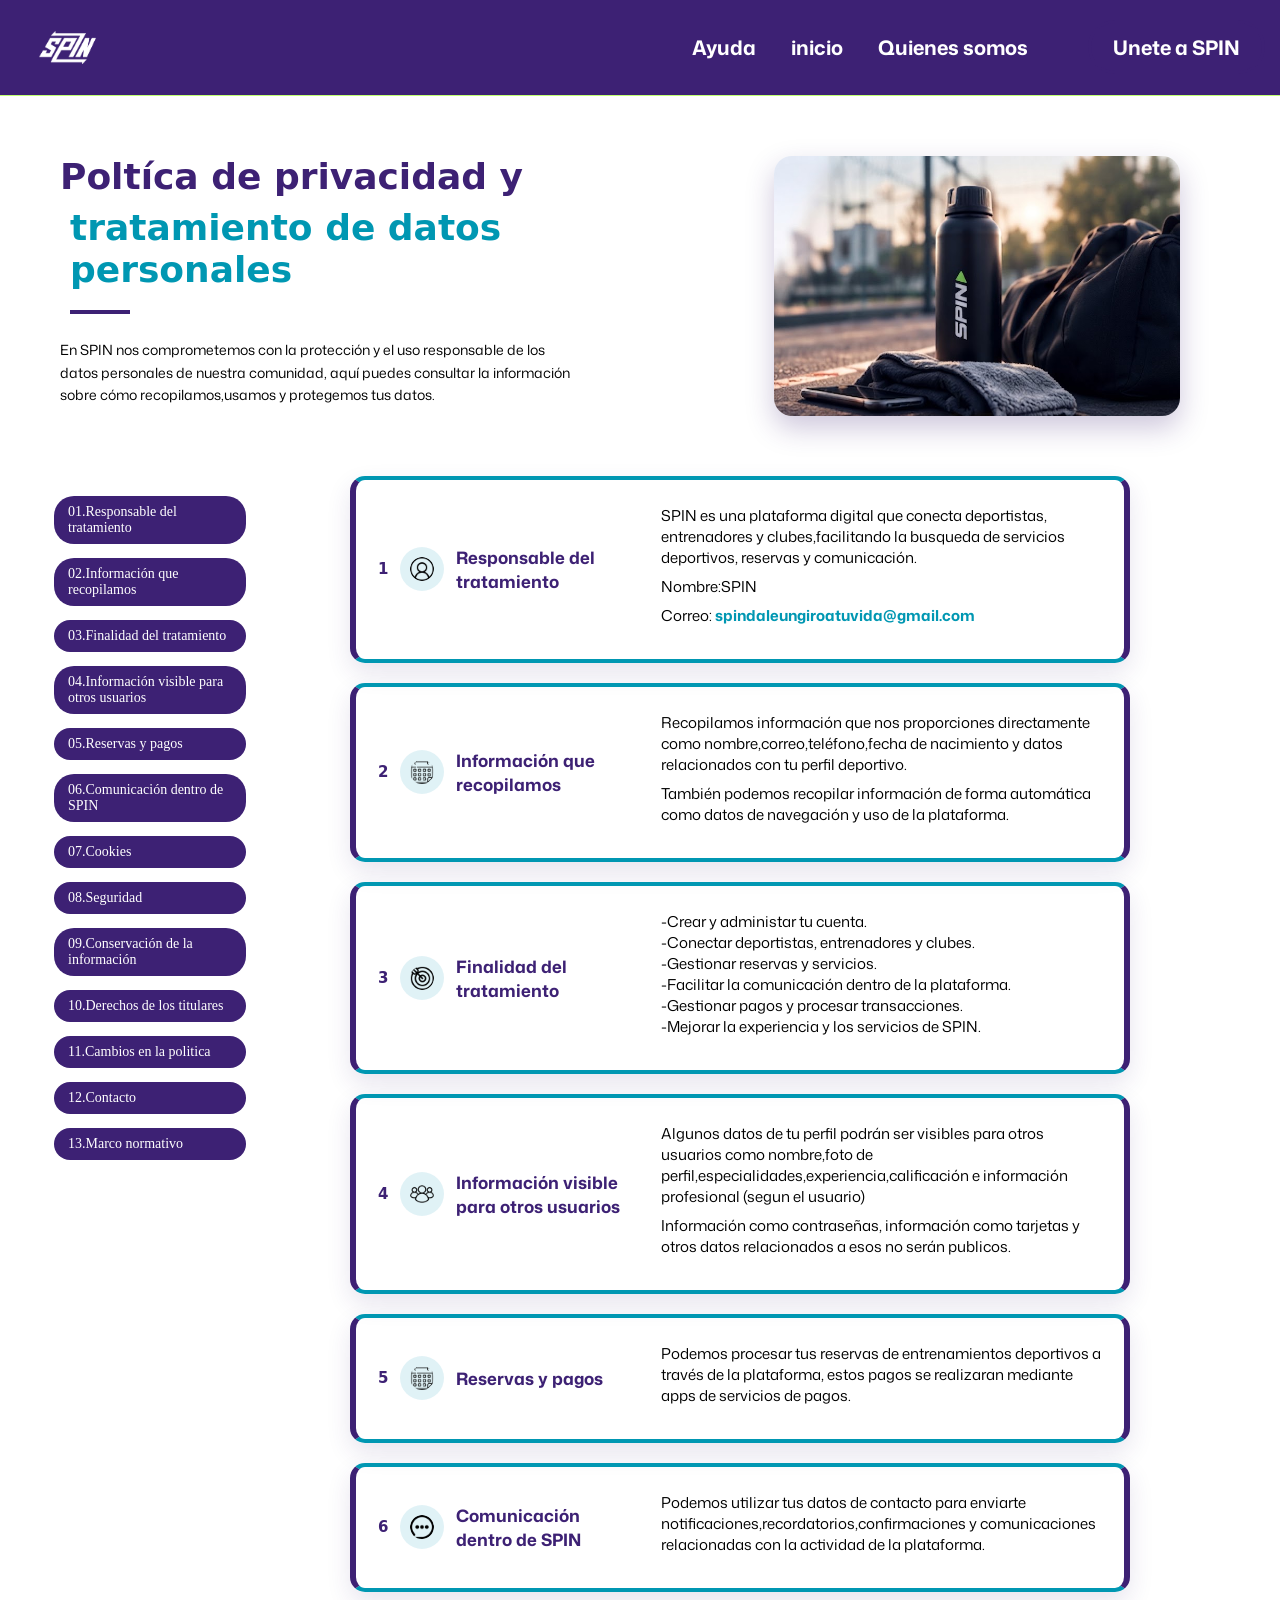
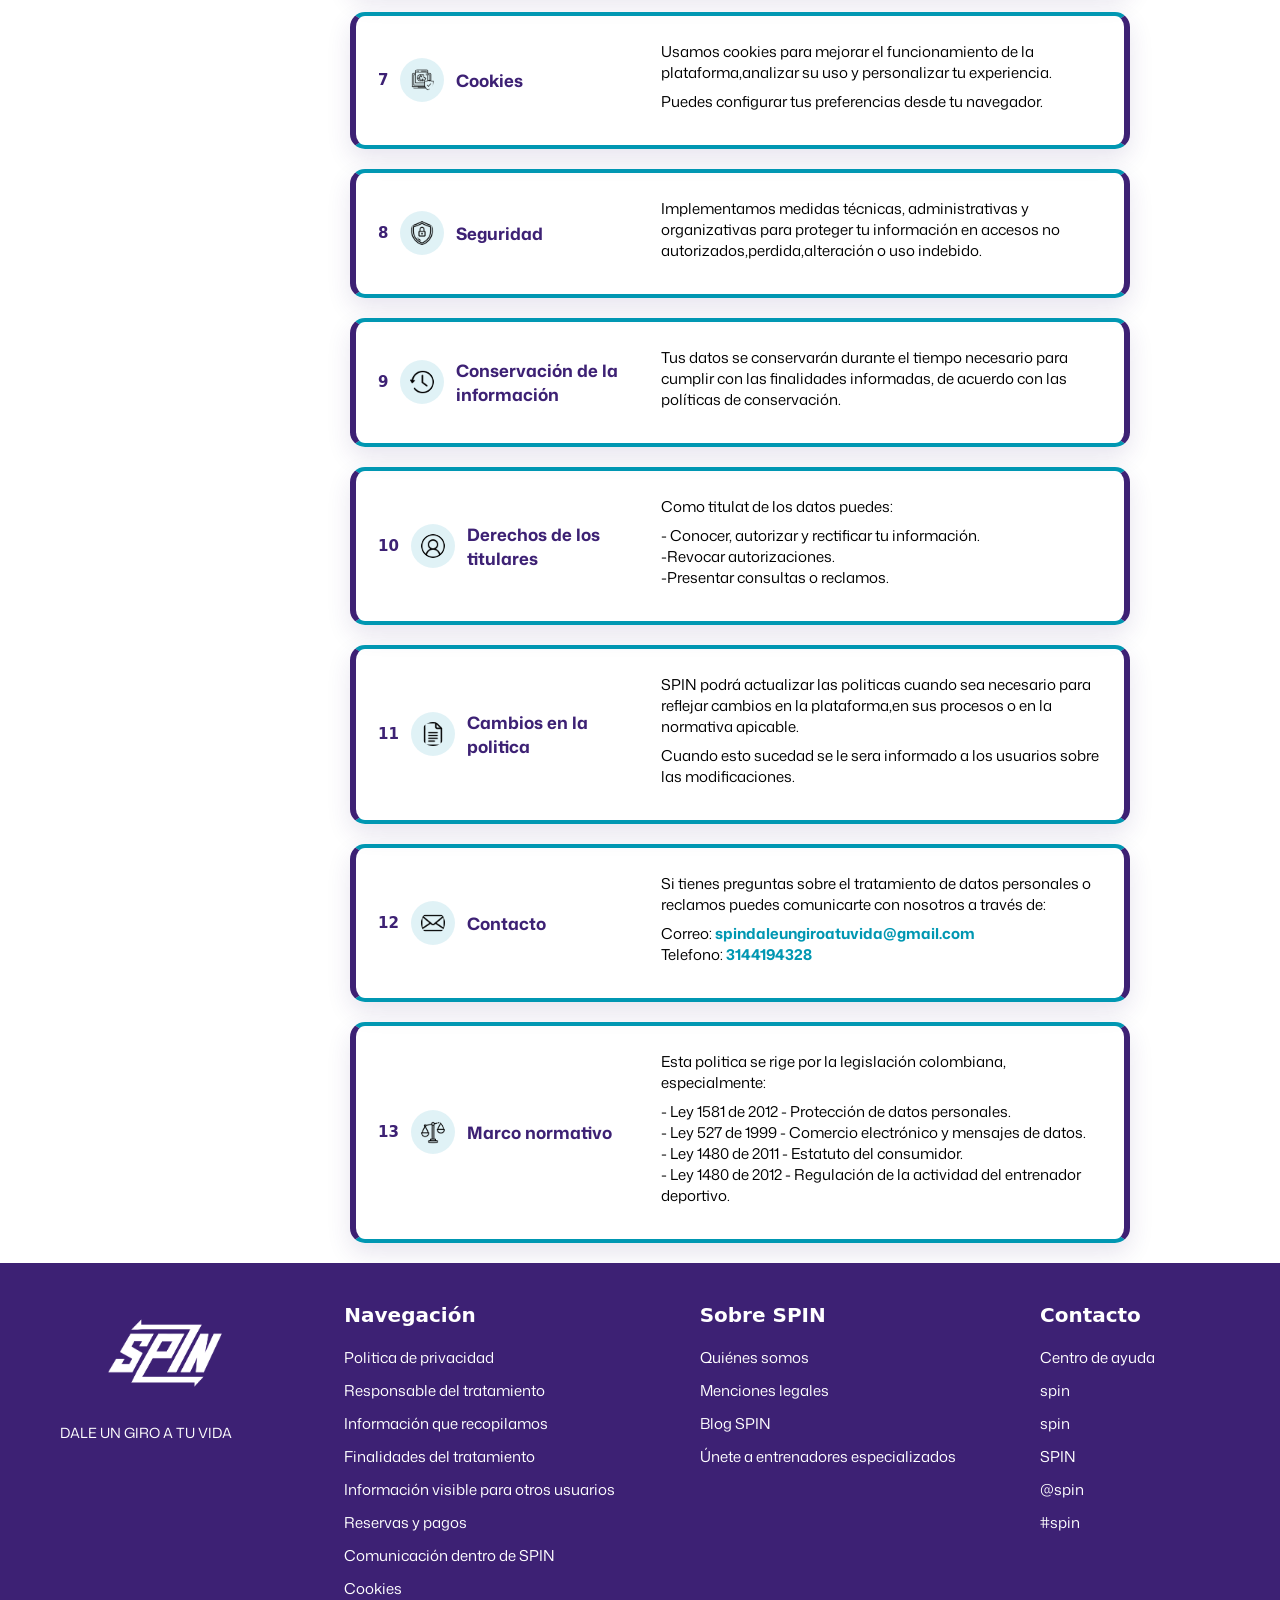
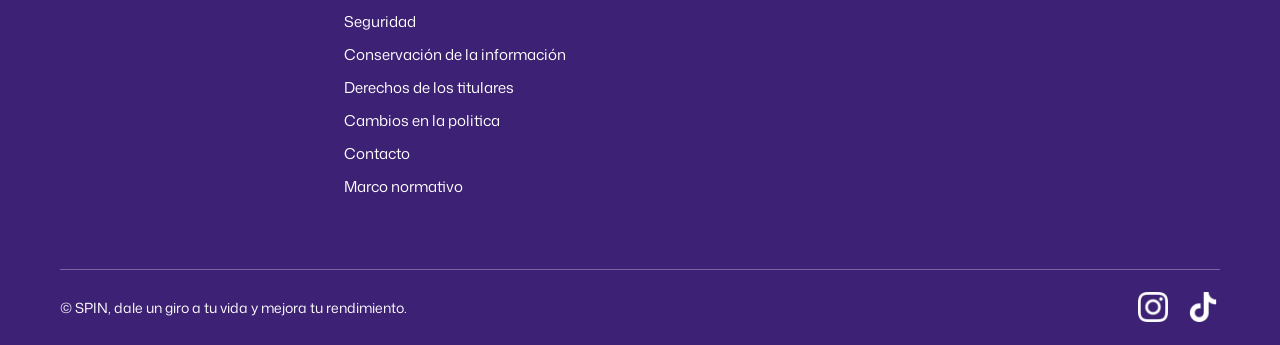
<file: centrolegal.html>
<!DOCTYPE html>
<html lang="es">
    <head>
        <meta charset="UTF-8">
        <meta name="viewport" content="width=device-width, initial-scale=1.0">
        <title>Centro Legal</title>
        <link rel="stylesheet" href="CSS/stiloCentroLegal.css">
        <link rel="preconnect" href="https://fonts.googleapis.com">
        <link rel="preconnect" href="https://fonts.gstatic.com" crossorigin>
        <link href="https://fonts.googleapis.com/css2?family=Mona+Sans:ital,wght@0,200..900;1,200..900&display=swap" rel="stylesheet">
    </head>
    <body>

        <header class="navbar">
            <div class="logo">
                <img src="img/logo de SPIN.png" alt="logo.oficial.SPIN">
            </div>

            <nav class="nav-links" id="nav-links">
                <a href="ayuda.html">Ayuda</a>
                <a href="Index.html">inicio</a>
                <a href="Indexquienesomos.html">Quienes somos</a>
            </nav>

            <a href="registrado.html" class="header-button">Unete a SPIN</a>
        </header>
        
        <div class="superior" id="superior"> 
            <img src="img/apertura.jpg" alt="Imagen referente a SPIN">
            <h1>Poltíca de privacidad y </h1>
            <h2>tratamiento de datos personales</h2>
            <p>En SPIN nos comprometemos con la protección y el uso responsable de los datos personales de nuestra comunidad, aquí puedes consultar la información sobre cómo recopilamos,usamos y protegemos tus datos.</p>
        </div>

        <nav class="navegacion" id="navegacion">
            <a href="#01">01.Responsable del tratamiento</a>
            <a href="#02">02.Información que recopilamos</a>
            <a href="#03">03.Finalidad del tratamiento</a>
            <a href="#04">04.Información visible para otros usuarios</a>
            <a href="#05">05.Reservas y pagos</a>
            <a href="#06">06.Comunicación dentro de SPIN</a>
            <a href="#07">07.Cookies</a>
            <a href="#08">08.Seguridad</a>
            <a href="#09">09.Conservación de la información</a>
            <a href="#10">10.Derechos de los titulares</a>
            <a href="#11">11.Cambios en la politica</a>
            <a href="#12">12.Contacto</a>
            <a href="#13">13.Marco normativo</a>
        </nav>

        <section id="01">
            <div class="indice">
                <h2>1</h2>
                <img src="img/perfil.png" alt="Responsable del tratamiento">
                <p>Responsable del tratamiento</p>
            </div>
            <div class="especifico">
                <p>SPIN es una plataforma digital que conecta deportistas, entrenadores y clubes,facilitando la busqueda de servicios deportivos, reservas y comunicación.</p>
                <p>Nombre:SPIN</p>
                <p>Correo: <strong>spindaleungiroatuvida@gmail.com</strong></p>
            </div>
        </section>

        <section id="02">
            <div class="indice">
                <h2>2</h2>
                <img src="img/agenda.png" alt="Información que recopilamos">
                <p>Información que recopilamos</p>
            </div>
            <div class="especifico">
                <p>Recopilamos información que nos proporciones directamente como nombre,correo,teléfono,fecha de nacimiento y datos relacionados con tu perfil deportivo.</p>
                <p>También podemos recopilar información de forma automática como datos de navegación y uso de la plataforma.</p>
            </div>
        </section>

        <section id="03">
            <div class="indice">
                <h2>3</h2>
                <img src="img/fin.png" alt="Finalidad del tratamiento">
                <p>Finalidad del tratamiento</p>
            </div>
            <div class="especifico">
                <p>-Crear y administar tu cuenta.<br>
                    -Conectar deportistas, entrenadores y clubes.<br>
                    -Gestionar reservas y servicios.<br>
                    -Facilitar la comunicación dentro de la plataforma.<br>
                    -Gestionar pagos y procesar transacciones.<br>
                    -Mejorar la experiencia y los servicios de SPIN.<br>
                </p>
            </div>
        </section>

        <section id="04">
            <div class="indice">
                <h2>4</h2>
                <img src="img/comunidad.png" alt="Información visible">
                <p>Información visible para otros usuarios</p>
            </div>
            <div class="especifico">
                <p>Algunos datos de tu perfil podrán ser visibles para otros usuarios como nombre,foto de perfil,especialidades,experiencia,calificación e información profesional (segun el usuario)</p>
                <p>Información como contraseñas, información como tarjetas y otros datos relacionados a esos no serán publicos.</p>
            </div>
        </section>

        <section id="05">
            <div class="indice">
                <h2>5</h2>
                <img src="img/agenda.png" alt="Reservas">
                <p>Reservas y pagos</p>
            </div>
            <div class="especifico">
                <p>Podemos procesar tus reservas de entrenamientos deportivos a través de la plataforma, estos pagos se realizaran mediante apps de servicios de pagos.</p>
            </div>
        </section>

        <section id="06">
            <div class="indice">
                <h2>6</h2>
                <img src="img/comentario.png" alt="comunicación">
                <p>Comunicación dentro de SPIN</p>
            </div>
            <div class="especifico">
                <p>Podemos utilizar tus datos de contacto para enviarte notificaciones,recordatorios,confirmaciones y comunicaciones relacionadas con la actividad de la plataforma.</p>
            </div>
        </section>

        <section id="07">
            <div class="indice">
                <h2>7</h2>
                <img src="img/cookies.png" alt="Cookies">
                <p>Cookies</p>
            </div>
            <div class="especifico">
                <p>Usamos cookies para mejorar el funcionamiento de la plataforma,analizar su uso y personalizar tu experiencia.</p>
                <p>Puedes configurar tus preferencias desde tu navegador.</p>
            </div>
        </section>

        <section id="08">
            <div class="indice">
                <h2>8</h2>
                <img src="img/seguridad.png" alt="Seguridad">
                <p>Seguridad</p>
            </div>
            <div class="especifico">
                <p>Implementamos medidas técnicas, administrativas y organizativas para proteger tu información en accesos no autorizados,perdida,alteración o uso indebido.</p>
            </div>
        </section>

        <section id="09">
            <div class="indice">
                <h2>9</h2>
                <img src="img/informacion.png" alt="Conservación de la información">
                <p>Conservación de la información</p>
            </div>
            <div class="especifico">
                <p>Tus datos se conservarán durante el tiempo necesario para cumplir con las finalidades informadas, de acuerdo con las políticas de conservación.</p>
            </div>
        </section>

        <section id="10">
            <div class="indice">
                <h2>10</h2>
                <img src="img/perfil.png" alt="Derechos de los titulares">
                <p>Derechos de los titulares</p>
            </div>
            <div class="especifico">
                <p>Como titulat de los datos puedes:</p>
                <p> - Conocer, autorizar y rectificar tu información.<br>
                    -Revocar autorizaciones.<br>
                    -Presentar consultas o reclamos.
                </p>
            </div>
        </section>

        <section id="11">
            <div class="indice">
                <h2>11</h2>
                <img src="img/politica.png" alt="Cambios en la politica">
                <p>Cambios en la politica</p>
            </div>
            <div class="especifico">
                <p>SPIN podrá actualizar las politicas cuando sea necesario para reflejar cambios en la plataforma,en sus procesos o en la normativa apicable.</p>
                <p>Cuando esto sucedad se le sera informado a los usuarios sobre las modificaciones.</p>
            </div>
        </section>

        <section id="12">
            <div class="indice">
                <h2>12</h2>
                <img src="img/correo.png" alt="Contacto">
                <p>Contacto</p>
            </div>
            <div class="especifico">
                <p>Si tienes preguntas sobre el tratamiento de datos personales o reclamos puedes comunicarte con nosotros a través de:</p>
                <p>Correo:<strong> spindaleungiroatuvida@gmail.com</strong> <br> Telefono:<strong> 3144194328</strong></p>
            </div>
        </section>

        <section id="13">
            <div class="indice">
                <h2>13</h2>
                <img src="img/marco.png" alt="Marco normativo">
                <p>Marco normativo</p> 
            </div>
            <div class="especifico">
                <p>Esta politica se rige por la legislación colombiana, especialmente:</p>
                <p> - Ley 1581 de 2012 - Protección de datos personales.<br>
                    - Ley 527 de 1999 - Comercio electrónico y mensajes de datos.<br>
                    - Ley 1480 de 2011 - Estatuto del consumidor.<br>
                    - Ley 1480 de 2012 - Regulación de la actividad del entrenador deportivo.
                </p>
            </div>
        </section>

    </body>

    <footer class="footer">

        <div class="logofooter">
            <img src="img/logo de SPIN.png" alt="Logo SPIN">
            <p>DALE UN GIRO A TU VIDA</p>
        </div>

        <div class="footer-section">
            <h3>Navegación</h3>
            <ul class="Navegacion">
                <li><a href="#superior">Politica de privacidad</a></li>
                <li><a href="#01">Responsable del tratamiento</a></li>
                <li><a href="#02">Información que recopilamos</a></li>
                <li><a href="#03">Finalidades del tratamiento</a></li>
                <li><a href="#04">Información visible para otros usuarios</a></li>
                <li><a href="#05">Reservas y pagos</a></li>
                <li><a href="#06">Comunicación dentro de SPIN</a></li>
                <li><a href="#07">Cookies</a></li>
                <li><a href="#08">Seguridad</a></li>
                <li><a href="#09">Conservación de la información</a></li>
                <li><a href="#10">Derechos de los titulares</a></li>
                <li><a href="#11">Cambios en la politica</a></li>
                <li><a href="#12">Contacto</a></li>
                <li><a href="#13">Marco normativo</a></li>
            </ul>
        </div>

            <div class="footer-section">
                <h3>Sobre SPIN</h3>
                <ul class="sobrespin">
                    <li><a href="Indexquienesomos.html">Quiénes somos</a></li>
                    <li><a href="centrolegal.html">Menciones legales</a></li>
                    <li><a href="blogspin.html">Blog SPIN</a></li>
                    <li><a href="datosPersonales.html">Únete a entrenadores especializados</a></li>
                </ul>
            </div>

            <div class="footer-section">
                <h3>Contacto</h3>
                <ul class="soporte">
                    <li>Centro de ayuda</li>
                    <li>spin</li>
                    <li>spin</li>
                    <li>SPIN</li>
                    <li>@spin</li>
                    <li>#spin</li>
                </ul>
            </div>

            <div class="border">
                <p>© SPIN, dale un giro a tu vida y mejora tu rendimiento.</p>
                <div class="redes">
                    <a href="https://www.instagram.com/" title="Instagram">
                        <img src="img/instagram.png" alt="Logo de Instagram">
                    </a>

                    <a href="https://www.tiktok.com/es/" title="TikTok">
                        <img src="img/tik-tok.png" alt="Logo de TikTok">
                    </a>
                </div>
            </div>
    </footer>

</html>
</file>
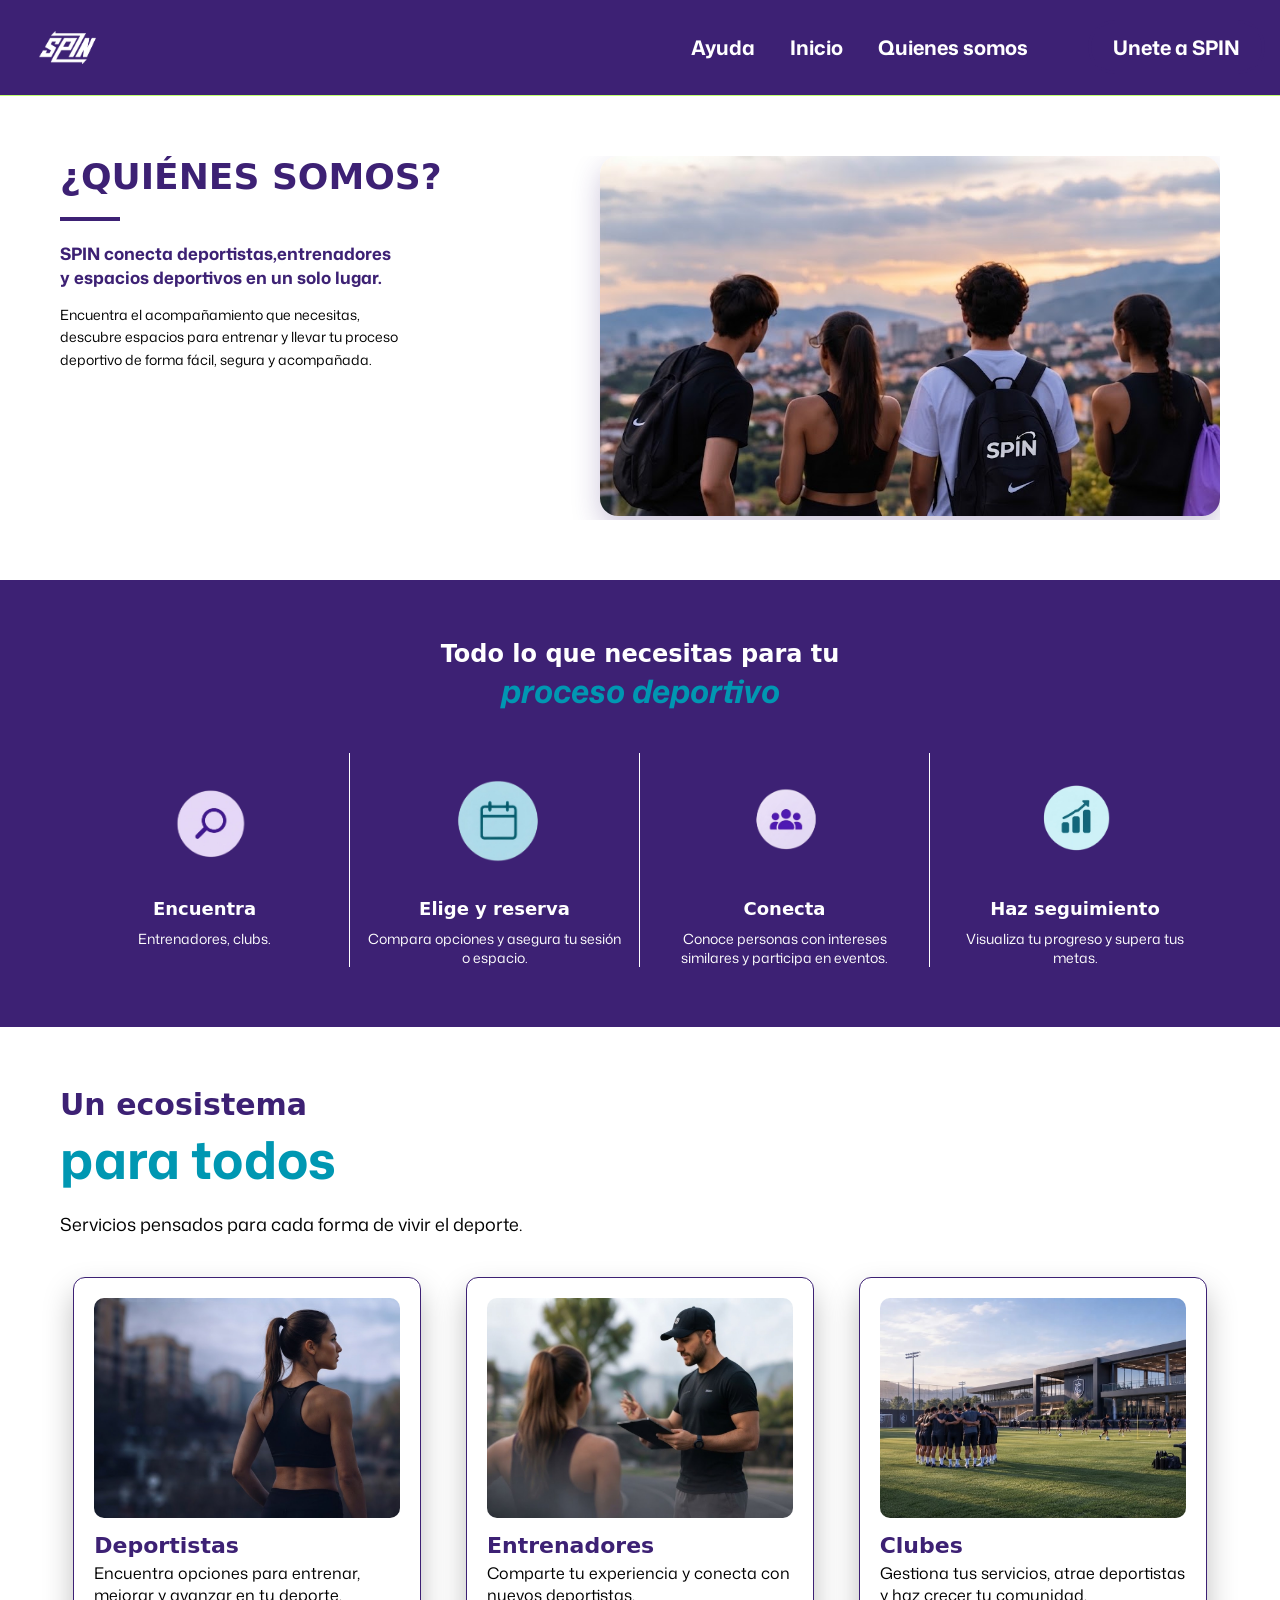
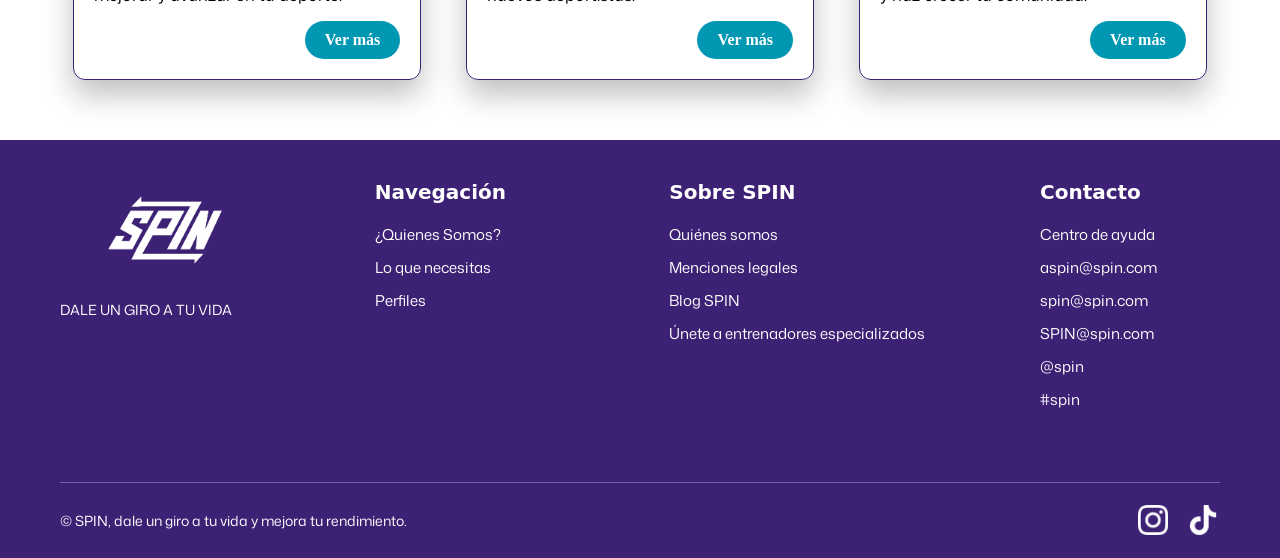
<file: Indexquienesomos.html>
<!DOCTYPE html>
<html lang="es">
    <head>
        <meta charset="UTF-8">
        <meta name="viewport" content="width=device-width, initial-scale=1.0">
        <title>Quiénes Somos</title>
        <link rel="stylesheet" href="CSS/stilosomos.css">
        <link rel="preconnect" href="https://fonts.googleapis.com">
        <link rel="preconnect" href="https://fonts.gstatic.com" crossorigin>
        <link href="https://fonts.googleapis.com/css2?family=Mona+Sans:ital,wght@0,200..900;1,200..900&display=swap" rel="stylesheet">
    </head>
    <body>

        <header class="navbar">
            <div class="logo">
                <img src="img/logo de SPIN.png" alt="logo.oficial.SPIN">
            </div>

            <nav class="nav-links" id="nav-links">
                <a href="ayuda.html">Ayuda</a>
                <a href="Index.html">Inicio</a>
                <a href="Indexquienesomos.html">Quienes somos</a>
            </nav>

            <a href="registrado.html" class="header-button">Unete a SPIN</a>
        </header>

        <section id="inicio">
            <div class="inicio">
                <div class="arriba">
                    <div class="foto">
                        <img src="img/encabezado.jpg" alt="Grupo de personas que hacen parte de SPIN">
                    </div>
                    <h1>¿QUIÉNES SOMOS?</h1>
                    <h2>SPIN conecta deportistas,entrenadores <br> y espacios deportivos en un solo lugar.</h2>
                    <p>Encuentra el acompañamiento que necesitas,<br> descubre espacios para entrenar y llevar tu proceso <br> deportivo de forma fácil, segura y acompañada.</p>
                </div>
            </div>
        </section>
        <section id="medio">
            <div class="medio">
                <div class="texto">
                    <h2>Todo lo que necesitas para tu</h2>
                    <h3><i>proceso deportivo</i></h3>
                </div>
                <div class="lista">
                    <div class="uno">
                        <img src="img/lupa.png" alt="Encuentra">
                        <h2>Encuentra</h2>
                        <p>Entrenadores, clubs.</p>
                    </div>
                    <div class="dos">
                        <img src="img/calendario.png" alt="Elige y reserva">
                        <h2>Elige y reserva</h2>
                        <p>Compara opciones y asegura tu sesión o espacio.</p>
                    </div>
                    <div class="tres">
                        <img src="img/grupo.png" alt="Conecta">
                        <h2>Conecta</h2>
                        <p>Conoce personas con intereses similares y participa en eventos.</p>
                    </div>
                    <div class="cuatro">
                        <img src="img/grafica.png" alt="Haz seguimiento">
                        <h2>Haz seguimiento</h2>
                        <p>Visualiza tu progreso y supera tus metas.</p>
                    </div>
                </div>
            </div>
        </section>
        <section id="fondo">
            <div class="final">
                <div class="frase1">
                    <h2>Un ecosistema</h2>
                    <h3>para todos</h3>
                    <p>Servicios pensados para cada forma de vivir el deporte.</p>
                </div>
                <div class="cuadros">
                    <div class="cuadro1">
                        <img src="img/deportistas.jpg" alt="Deportistas">
                        <h2>Deportistas</h2>
                        <p>Encuentra opciones para entrenar, mejorar y avanzar en tu deporte.</p>
                        <a href="servicios.html#deportistas" class="item1">Ver más</a>
                    </div>
                    <div class="cuadro2">
                        <img src="img/entrenadores.jpg" alt="Entrenadores">
                        <h2>Entrenadores</h2>
                        <p>Comparte tu experiencia y conecta con nuevos deportistas.</p>
                        <a href="servicios.html#entrenadores" class="item2">Ver más</a>
                    </div>
                    <div class="cuadro3">
                        <img src="img/clubs.jpg" alt="Clubs">
                        <h2>Clubes</h2>
                        <p>Gestiona tus servicios, atrae deportistas y haz crecer tu comunidad.</p>
                        <a href="servicios.html#clubes" class="item3">Ver más</a>
                    </div>
                </div>
            </div>
        </section>

    </body>
    <footer class="footer">

            <div class="logofooter">
                <img src="img/logo de SPIN.png" alt="Logo SPIN">
                <p>DALE UN GIRO A TU VIDA</p>
            </div>

            <div class="footer-section">
                <h3>Navegación</h3>
                <ul class="Navegacion">
                    <li><a href="#inicio">¿Quienes Somos?</a></li>
                    <li><a href="#medio">Lo que necesitas</a></li>
                    <li><a href="#fondo">Perfiles</a></li>
                </ul>
            </div>

            <div class="footer-section">
                <h3>Sobre SPIN</h3>
                <ul class="sobrespin">
                    <li><a href="Indexquienesomos.html">Quiénes somos</a></li>
                    <li><a href="centrolegal.html">Menciones legales</a></li>
                    <li><a href="blogspin.html">Blog SPIN</a></li>
                    <li><a href="datosPersonales.html">Únete a entrenadores especializados</a></li>
                </ul>
            </div>

            <div class="footer-section">
                <h3>Contacto</h3>
                <ul class="soporte">
                     <li><a href="ayuda.html">Centro de ayuda</a></li>
                     <li><a href="mailto:aspin@spin.com">aspin@spin.com</a></li>
                     <li><a href="mailto:spin@spin.com">spin@spin.com</a></li>
                     <li><a href="mailto:SPIN@spin.com">SPIN@spin.com</a></li>
                     <li><a href="https://twitter.com/spin" target="_blank">@spin</a></li>
                     <li><a href="https://www.instagram.com/spin/" target="_blank">#spin</a></li>
                </ul>
            </div>

            <div class="border">

                <p>© SPIN, dale un giro a tu vida y mejora tu rendimiento.</p>

                <div class="redes">
                    <a href="https://www.instagram.com/" title="Instagram">
                        <img src="img/instagram.png" alt="Logo de Instagram">
                    </a>

                    <a href="https://www.tiktok.com/es/" title="TikTok">
                        <img src="img/tik-tok.png" alt="Logo de TikTok">
                    </a>
                </div>
            </div>
    </footer>

</html>
</file>
<file: CSS/stiloCentroLegal.css>
a{
    text-decoration: none;
    color: inherit;
}

.logo{
    display: flex;
    justify-content: space-between;
    align-items: center;
    gap: 14px;
}

.logo img{
    width: 100px;
    height: auto;
}

.navbar{
    font-family: "Mona Sans", sans-serif;
    font-weight: 400;
    font-style: normal;
    display: flex;
    flex-wrap: wrap;
    justify-content: space-between;
    align-items: center;
    padding: 10px 15px;
    border-bottom: 1px solid #C1FF72;
    background-color: #3d2174;
    color: #0097B2;
}

.nav-links{
    display: flex;
    align-items: center;
    gap: 35px;
    margin-left: auto;
    margin-right: 60px;
}

.nav-links a{
    font-size: 20px;
    font-weight: bold;
    color: #ffffff;
    white-space: nowrap;
}

.nav-links a:hover{
    border-bottom: 2px solid #C1FF72;
    padding-bottom: 8px;
    color: #C1FF72;
}

.header-button{
    background: #3d2174;
    padding: 10px 22px;
    border-radius: 30px;
    border: solid #3d2174;
    font-size: 20px;
    font-weight: bold;
    display: flex;
    align-items: center;
    gap: 20px;
    color: #ffffff;
}

.header-button:hover{
    background-color: #3d2174;
    color: #C1FF72;
    border: solid #C1FF72;
}

* {
    margin: 0;
    padding: 0;
    box-sizing: border-box;
}

h1, h2 {
    font-family:"Boldonse", system-ui;
}

h3, h4, p{
    font-family: "Mona Sans", Arial, sans-serif;
}

.superior {
    background-color: #ffffff;
    padding: 60px;
    overflow: hidden;
}
 
.superior img {
    float: right;
    width: 35%;
    margin-left: 40px;
    margin-right: 40px;
    height: 260px;
    object-fit: cover;              
    border-radius: 18px;
    box-shadow: 0 12px 28px rgba(61, 33, 116, 0.25);
}
 
.superior h1 {
    font-family:"Boldonse", system-ui ;
    font-size: 36px;
    line-height: 1.15;
    color: #3d2174;
}

.superior h2 {
    font-size: 36px;
    font-weight: bold;
    line-height: 1.15;
    color: #0097B2;
    padding: 10px;
}
 
.superior h2::after {
    content: "";
    display: block;
    width: 60px;
    height: 4px;
    background-color: #3d2174;
    margin-top: 20px;
}
 
.superior p {
    font-size: 14px;
    margin-top: 15px;
    color: #000000;
    max-width: 520px;
    line-height: 1.6;
}

.navegacion {
    float: left;
    width: 220px;
    margin-left:40px;
    background-color: #ffffff;
    border-radius: 15px;
    padding: 20px 14px;
    display: flex;
    flex-direction: column;
    gap: 14px;
}

.navegacion a {
    background-color: #3d2174;
    color: #ffffff;
    padding: 8px 14px;
    border-radius: 20px;
    font-size: 14px;
}

 
.navegacion a:hover {
    background-color: #C1FF72;
    color: #3d2174;
}

section {
    display: flex;
    align-items: center;
    gap: 30px;
    max-width: 780px;
    margin: 0 20px 20px 350px;
    padding: 25px 22px 25px 22px;
    border: 4px solid #0097B2;
    border-left: #3d2174 6px solid; 
    border-right: #3d2174 6px solid;
    border-radius: 15px;
    box-shadow: 0 10px 24px rgba(61, 33, 116, 0.12);
    transition: transform 0.2s, box-shadow 0.2s;
}

section:hover {
    transform: translateY(-3px);
    box-shadow: 0 16px 30px rgba(61, 33, 116, 0.18);
    background-color: #C1FF72
}

.indice {
    display: flex;
    align-items: center;
    gap: 12px;
    width: 35%;
}

.indice h2 {
    font-size: 15px;
    font-weight: bold;
    color: #3d2174;
}

.indice img {
    width: 44px;        
    height: 44px;
    padding: 10px;
    background-color: rgba(0, 151, 178, 0.12); 
    border-radius: 50%;
    object-fit: contain;   
}
 
.indice p {
    font-size: 17px;
    font-weight: bold;
    color: #3d2174;
}
 
.especifico {
    flex: 1;                   
    font-size: 15px;
}
 
.especifico p {
    margin-bottom: 8px;
}

.especifico strong {
    color: #0097B2;
    font-style: normal;
}

.footer {
    background-color: #3d2174;
    color: #ffffff;
    font-family: "Mona Sans", sans-serif;
    display: flex;
    justify-content: space-between;
    flex-wrap: wrap;
    gap: 40px;
    padding: 40px 60px 20px;
}


.logofooter {
    width: 200px;
}

.logofooter img {
    width: 200px;
    height: 100px;
    object-fit: cover;
    border-radius: 10px;
}

.logofooter p {
    font-size: 14px;
    margin-top: 15px;
}


.footer-section {
    min-width: 180px;
}

.footer h3 {
    margin: 0 0 20px;
    font-family: "Boldonse", system-ui;
    font-size: 20px;
}

.footer ul {
    list-style: none;
    padding: 0;
    margin: 0;
}

.footer li {
    font-size: 15px;
    margin-bottom: 12px;
}


.footer a {
    color: #ffffff;
    text-decoration: none;
}

.footer a:hover {
    color: #C1FF72;
}


.border {
    width: 100%;
    border-top: 1px solid rgba(255, 255, 255, 0.3);

    margin-top: 20px;
    padding-top: 20px;

    display: flex;
    justify-content: space-between;
    align-items: center;
}

.border p {
    margin: 0;
    font-size: 14px;
}

.redes {
    display: flex;
    gap: 15px;
}

.soporte {
    margin-top: 20px;
    font-size: 14px;
    color: #ffffff;
    list-style: none;
    padding: 0;
    margin: 0;
}

.soporte li:hover{
    color: #C1FF72;
}

.border a {
    display: flex;
    align-items: center;
    justify-content: center;
    width: 35px;
    height: 35px;
}

.border img {
    width: 30px;
    height: 30px;
    object-fit: contain;
    filter: brightness(0) saturate(100%) invert(100%);
}

@media (max-width: 900px) {
 
    .nav-links{
        gap: 20px;
        margin-right: 24px;
    }
    .nav-links a{
        font-size: 16px;
    }
    .header-button{
        font-size: 16px;
        padding: 8px 16px;
    }
 
    .superior {
        padding: 30px 20px;
    }
 
    .superior img {
        float: none;
        width: 100%;
        height: 200px;
        margin: 0 0 20px 0;
    }
 
    .superior h1,
    .superior h2 {
        font-size: 26px;
    }
 
    .superior p {
        max-width: 100%;
    }
 
    .navegacion {
        float: none;
        width: 100%;
        margin: 20px 0 0 0;
        flex-direction: row;
        flex-wrap: wrap;
        justify-content: center;
        gap: 10px;
        padding: 16px;
    }
 
    .navegacion a {
        font-size: 12px;
        padding: 7px 12px;
    }
 
    section {
        flex-direction: column;
        align-items: stretch;
        max-width: 100%;
        margin: 0 16px 16px 16px;
        gap: 14px;
        padding: 18px 16px;
        text-align: center;
    }
 
    .indice {
        width: 100%;
        flex-direction: column;
        gap: 8px;
    }
 
    .especifico {
        text-align: left;
    }
 
    .footer {
        padding: 30px 20px 20px;
        gap: 30px;
        text-align: center;
    }
 
    .logofooter {
        width: 100%;
    }
 
    .logofooter img {
        margin: 0 auto;
    }
 
    .redes {
        justify-content: center;
    }
 
    .border {
        flex-direction: column;
        gap: 15px;
        text-align: center;
    }
}
 
@media (max-width: 600px) {
 
    .superior h1,
    .superior h2 {
        font-size: 22px;
    }
 
    .navbar{
        padding: 10px;
    }
    .logo img{
        width: 70px;
    }
    .header-button{
        font-size: 14px;
        padding: 8px 14px;
    }
    
    .nav-links{
        order: 3;
        width: 100%;
        margin: 4px 0 0;
        padding: 7px 0 3px;
        gap: 8px;
        justify-content: center;
        flex-wrap: nowrap;
        overflow-x: auto;
        scrollbar-width: none;
    }
    .nav-links::-webkit-scrollbar{
        display: none;
    }
    .nav-links a{
        font-size: 11px;
        padding: 5px 4px;
        white-space: nowrap;
        flex-shrink: 0;
    }
    .nav-links a:hover{
        padding-bottom: 6px;
    }
}
</file>
<file: CSS/stilosomos.css>
a{
    text-decoration: none;
    color: inherit;
}

.logo{
    display: flex;
    justify-content: space-between;
    align-items: center;
    gap: 14px;
}

.logo img{
    width: 100px;
    height: auto;
}

.navbar{
    font-family: "Mona Sans", sans-serif;
    font-weight: 400;
    font-style: normal;
    display: flex;
    flex-wrap: wrap;
    justify-content: space-between;
    align-items: center;
    padding: 10px 15px;
    border-bottom: 1px solid #C1FF72;
    background-color: #3d2174;
    color: #0097B2;
}

.nav-links{
    display: flex;
    align-items: center;
    gap: 35px;
    margin-left: auto;
    margin-right: 60px;
}

.nav-links a{
    font-size: 20px;
    font-weight: bold;
    color: #ffffff;
    white-space: nowrap;
}

.nav-links a:hover{
    border-bottom: 2px solid #C1FF72;
    padding-bottom: 8px;
    color: #C1FF72;
}

.header-button{
    background: #3d2174;
    padding: 10px 22px;
    border-radius: 30px;
    border: solid #3d2174;
    font-size: 20px;
    font-weight: bold;
    display: flex;
    align-items: center;
    gap: 20px;
    color: #ffffff;
}

.header-button:hover{
    background-color: #3d2174;
    color: #C1FF72;
    border: solid #C1FF72;
}


* {
    margin: 0;
    padding: 0;
    box-sizing: border-box;
}

h1, h2 {
    font-family: "Boldonse", system-ui;
}

h3, h4, p{
    font-family: "Mona Sans", Arial, sans-serif;
}

.inicio {
    background-color: #ffffff;
    padding: 60px;
}
 
.arriba {
    overflow: hidden;
}
 
.arriba h1 {
    font-size: 36px;
    font-family: "Boldonse", system-ui;
    color: #3d2174;
}

.arriba h1::after {
    content: "";
    display: block;
    width: 60px;
    height: 4px;
    background-color: #3d2174;
    margin-top: 20px;
}

.arriba h2 {
    font-family: "Mona Sans", Arial, sans-serif;
    font-size: 17px;
    font-weight: bold;
    margin-top: 20px;
    color: #3d2174;
    max-width: 520px;
}

.arriba p {
    font-size: 14px;
    margin-top: 15px;
    color: #000000;
    max-width: 520px;
    line-height: 1.6;
}

.foto {
    float: right;
    width: 620px;
    margin-left: 40px;
}

.foto img {
    width: 100%;
    height: 360px;
    object-fit: cover;
    border-radius: 18px;
    box-shadow: 0 12px 28px rgba(61, 33, 116, 0.25);
}


.medio {
    background-color: #3d2174;
    padding: 60px;
    text-align: center;
}
 
.medio .texto h2 {
    color: #ffffff;
    font-size: 24px;
    font-weight: bold;
}
 
.medio .texto h3 {
    color: #0097B2;
    font-size: 32px;
}
 
.lista {
    display: flex;
    flex-direction: row;
    justify-content: space-around;
    margin-top: 40px;
}
 
.lista > div {
    width: 25%;
    padding: 0 15px;
    border-right: 1px solid #ffffff;
}
 
.lista > div:last-child {
    border-right: none;
}
 
.lista img {
    width: 130px;
    height: 130px;
    object-fit: contain;
    display: block;
    margin-left: auto;
    margin-right: auto;
    transition: transform 0.3s ease;
}

.uno img:hover,
.dos img:hover,
.tres img:hover,
.cuatro img:hover {
    transform: scale(1.05);
}
.lista h2 {
    color: #ffffff;
    margin-top: 15px;
    font-size: 18px;
}
 
.lista p {
    color: #ffffff;
    font-size: 14px;
    margin-top: 10px;
}


.final {
    background-color: #ffffff;
    padding: 60px;
}
 
.frase1 {
    text-align: left;
}
 
.frase1 h2 {
    font-size: 30px;
    font-weight: bold;
    color: #3d2174;
    margin: 0;
}
 
.frase1 h3 {
    font-size: 52px;
    color: #0097B2;
    font-weight: bold;
    margin: 0;
}
 
.frase1 p {
    font-size: 18px;
    color: #000000;
    margin-top: 15px;
}
 
.cuadros {
    display: flex;
    flex-direction: row;
    justify-content: space-around;
    align-items: stretch;
    gap: 18px;
    margin-top: 40px;
}
 
.cuadros > div {
    width: 30%;
    border: 1px solid #3d2174;
    border-radius: 12px;
    padding: 20px;
    display: flex;
    flex-direction: column;
    overflow: hidden;
    box-shadow: 0 15px 30px rgba(0, 0, 0, 0.25);
}
 
.cuadro1 img,
.cuadro2 img,
.cuadro3 img {
    width: 100%;
    height: 220px;
    object-fit: cover;
    object-position: top;
    border-radius: 10px;
    display: block;
    transition: transform 0.3s ease;
}
 
.cuadro1 img:hover,
.cuadro2 img:hover,
.cuadro3 img:hover {
    transform: scale(1.05);
}
 
.cuadros h2 {
    color: #3d2174;
    margin-top: 15px;
    font-size: 22px;
}
 
.cuadros p {
    color: #000000;
    font-size: 16px;
    margin-top: 4px;
    flex-grow: 1;
}
 
.item1,
.item2,
.item3 {
    margin-top: 15px;
    align-self: flex-end;
    padding: 10px 20px;
    border: none;
    border-radius: 20px;
    background-color: #0097B2;
    color: #ffffff;
    font-weight: bold;
    cursor: pointer;
    display: inline-block;
    text-decoration: none; 
}
 
.item1:hover,
.item2:hover,
.item3:hover {
    background-color: #c1ff72;
    color: #3d2174;
}

.footer {
    background-color: #3d2174;
    color: #ffffff;
    font-family: "Mona Sans", sans-serif;
    display: flex;
    justify-content: space-between;
    flex-wrap: wrap;
    gap: 40px;
    padding: 40px 60px 20px;
}


.logofooter {
    width: 200px;
}

.logofooter img {
    width: 200px;
    height: 100px;
    object-fit: cover;
    border-radius: 10px;
}

.logofooter p {
    font-size: 14px;
    margin-top: 15px;
}


.footer-section {
    min-width: 180px;
}

.footer h3 {
    margin: 0 0 20px;
    font-family: "Boldonse", system-ui;
    font-size: 20px;
}

.footer ul {
    list-style: none;
    padding: 0;
    margin: 0;
}

.footer li {
    font-size: 15px;
    margin-bottom: 12px;
}


.footer a {
    color: #ffffff;
    text-decoration: none;
}

.footer a:hover {
    color: #C1FF72;
}


.border {
    width: 100%;
    border-top: 1px solid rgba(255, 255, 255, 0.3);

    margin-top: 20px;
    padding-top: 20px;

    display: flex;
    justify-content: space-between;
    align-items: center;
}

.border p {
    margin: 0;
    font-size: 14px;
}

.redes {
    display: flex;
    gap: 15px;
}

.soporte {
    margin-top: 20px;
    font-size: 14px;
    color: #ffffff;
    list-style: none;
    padding: 0;
    margin: 0;
}

.soporte li:hover{
    color: #C1FF72;
}

.border a {
    display: flex;
    align-items: center;
    justify-content: center;
    width: 35px;
    height: 35px;
}

.border img {
    width: 30px;
    height: 30px;
    object-fit: contain;
    filter: brightness(0) saturate(100%) invert(100%);
}

@media (max-width: 900px) {
 
    .nav-links{
        gap: 20px;
        margin-right: 24px;
    }
    .nav-links a{
        font-size: 16px;
    }
    .header-button{
        font-size: 16px;
        padding: 8px 16px;
    }

    .inicio {
        padding: 30px 20px;
    }
 
    .foto {
        float: none;
        width: 100%;
        margin-left: 0;
        margin-bottom: 20px;
    }
 
    .foto img {
        height: 220px;
    }
 
    .arriba h1 {
        font-size: 28px;
    }
 
    .arriba h3,
    .arriba p {
        max-width: 100%;
    }
 
    .medio {
        padding: 40px 20px;
    }
 
    .medio .texto h3 {
        font-size: 20px;
    }
 
    .medio .texto h2 {
        font-size: 26px;
    }
 
    .lista {
        flex-direction: column;
        gap: 30px;
    }
 
    .lista > div {
        width: 100%;
        border-right: none;
        padding: 0;
    }
 
 
    .final {
        padding: 40px 20px;
    }
 
    .frase1 h2 {
        font-size: 36px;
    }
 
    .frase1 h3 {
        font-size: 22px;
    }
 
    .cuadros {
        flex-direction: column;
    }
 
    .cuadros > div {
        width: 100%;
    }
 
 
    .footer {
        padding: 30px 20px 20px;
        gap: 30px;
    }
 
    .logofooter {
        width: 100%;
    }
 
    .border {
        flex-direction: column;
        gap: 15px;
        text-align: center;
    }
}
 
@media (max-width: 600px) {

    .navbar{
        padding: 10px;
    }
    .logo img{
        width: 70px;
    }
    .header-button{
        font-size: 14px;
        padding: 8px 14px;
    }
    
    .nav-links{
        order: 3;
        width: 100%;
        margin: 4px 0 0;
        padding: 7px 0 3px;
        gap: 8px;
        justify-content: center;
        flex-wrap: nowrap;
        overflow-x: auto;
        scrollbar-width: none;
    }
    .nav-links::-webkit-scrollbar{
        display: none;
    }
    .nav-links a{
        font-size: 11px;
        padding: 5px 4px;
        white-space: nowrap;
        flex-shrink: 0;
    }
    .nav-links a:hover{
        padding-bottom: 6px;
    }

    .arriba h1 {
        font-size: 22px;
    }
 
    .header-button {
        padding: 8px 16px;
        font-size: 14px;
    }
 
    .nav a {
        font-size: 14px;
    }
 
    .frase1 h2 {
        font-size: 30px;
    }
}
</file>
